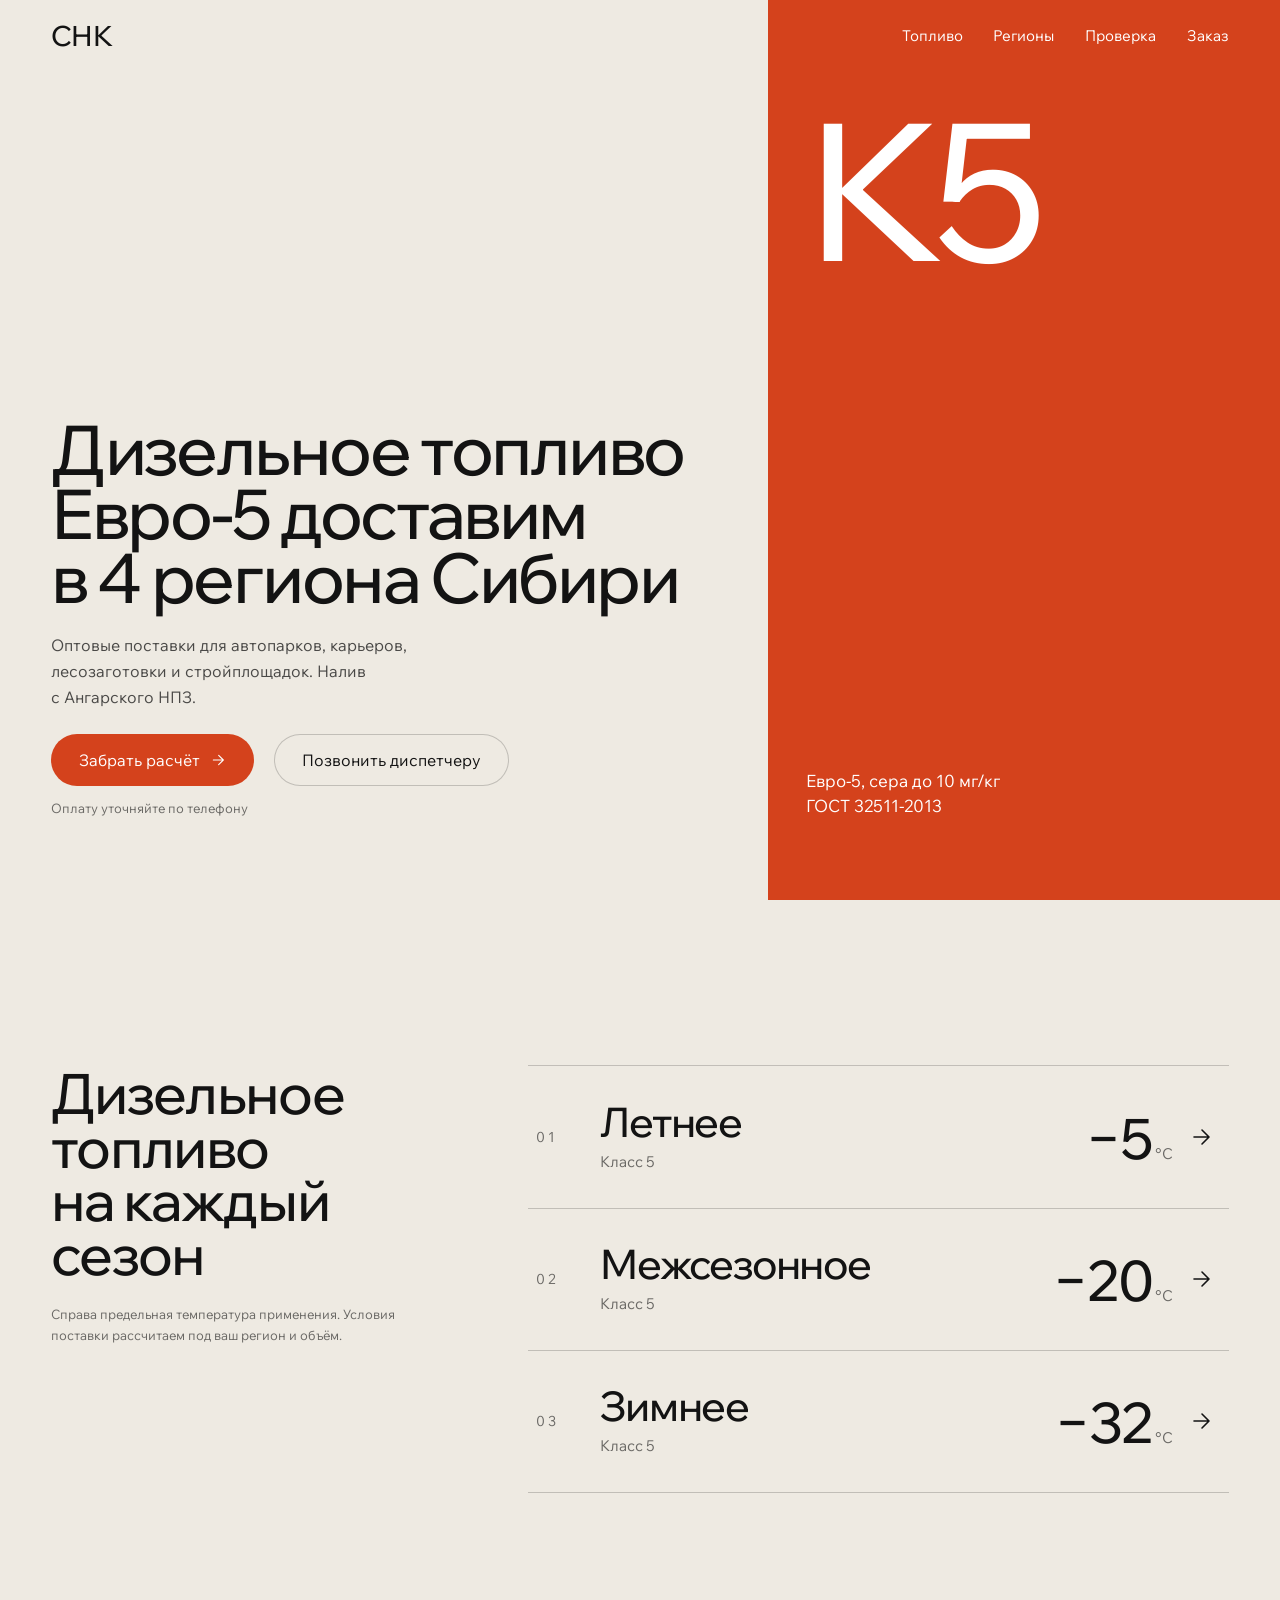
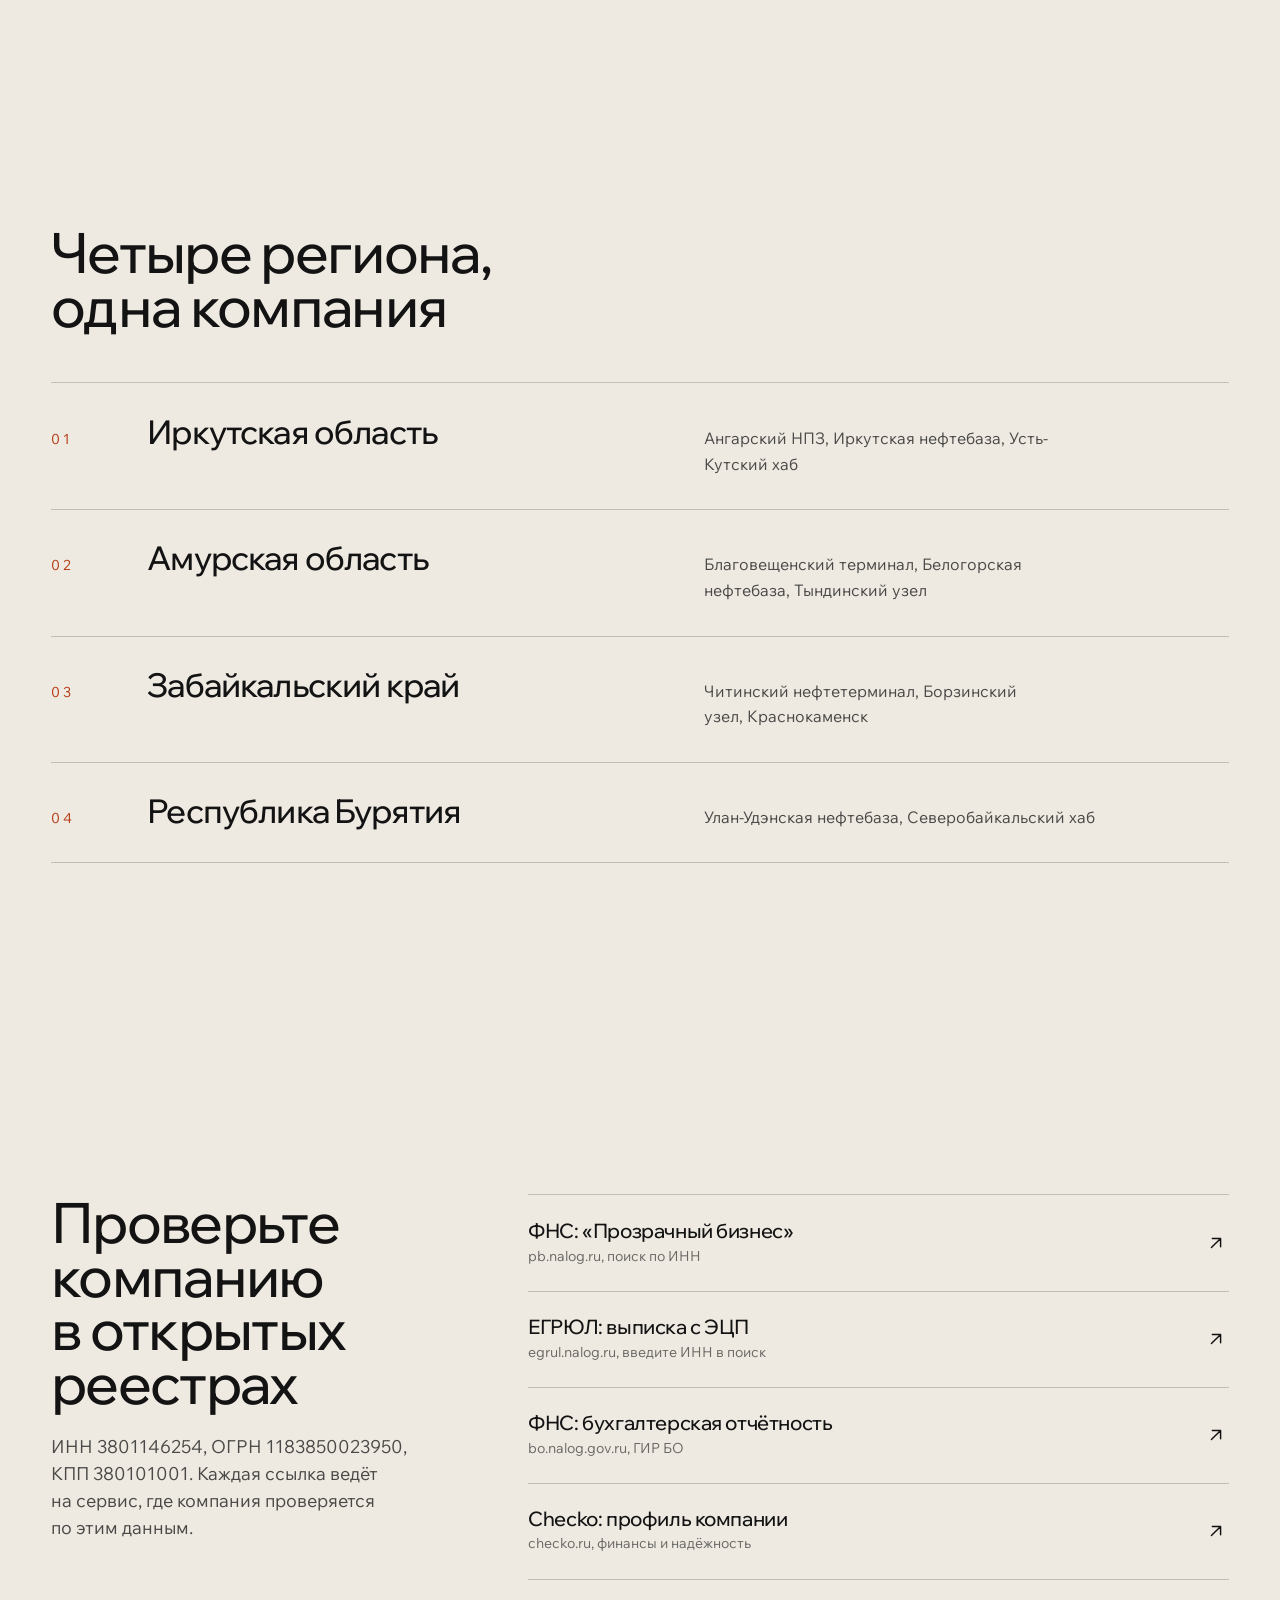
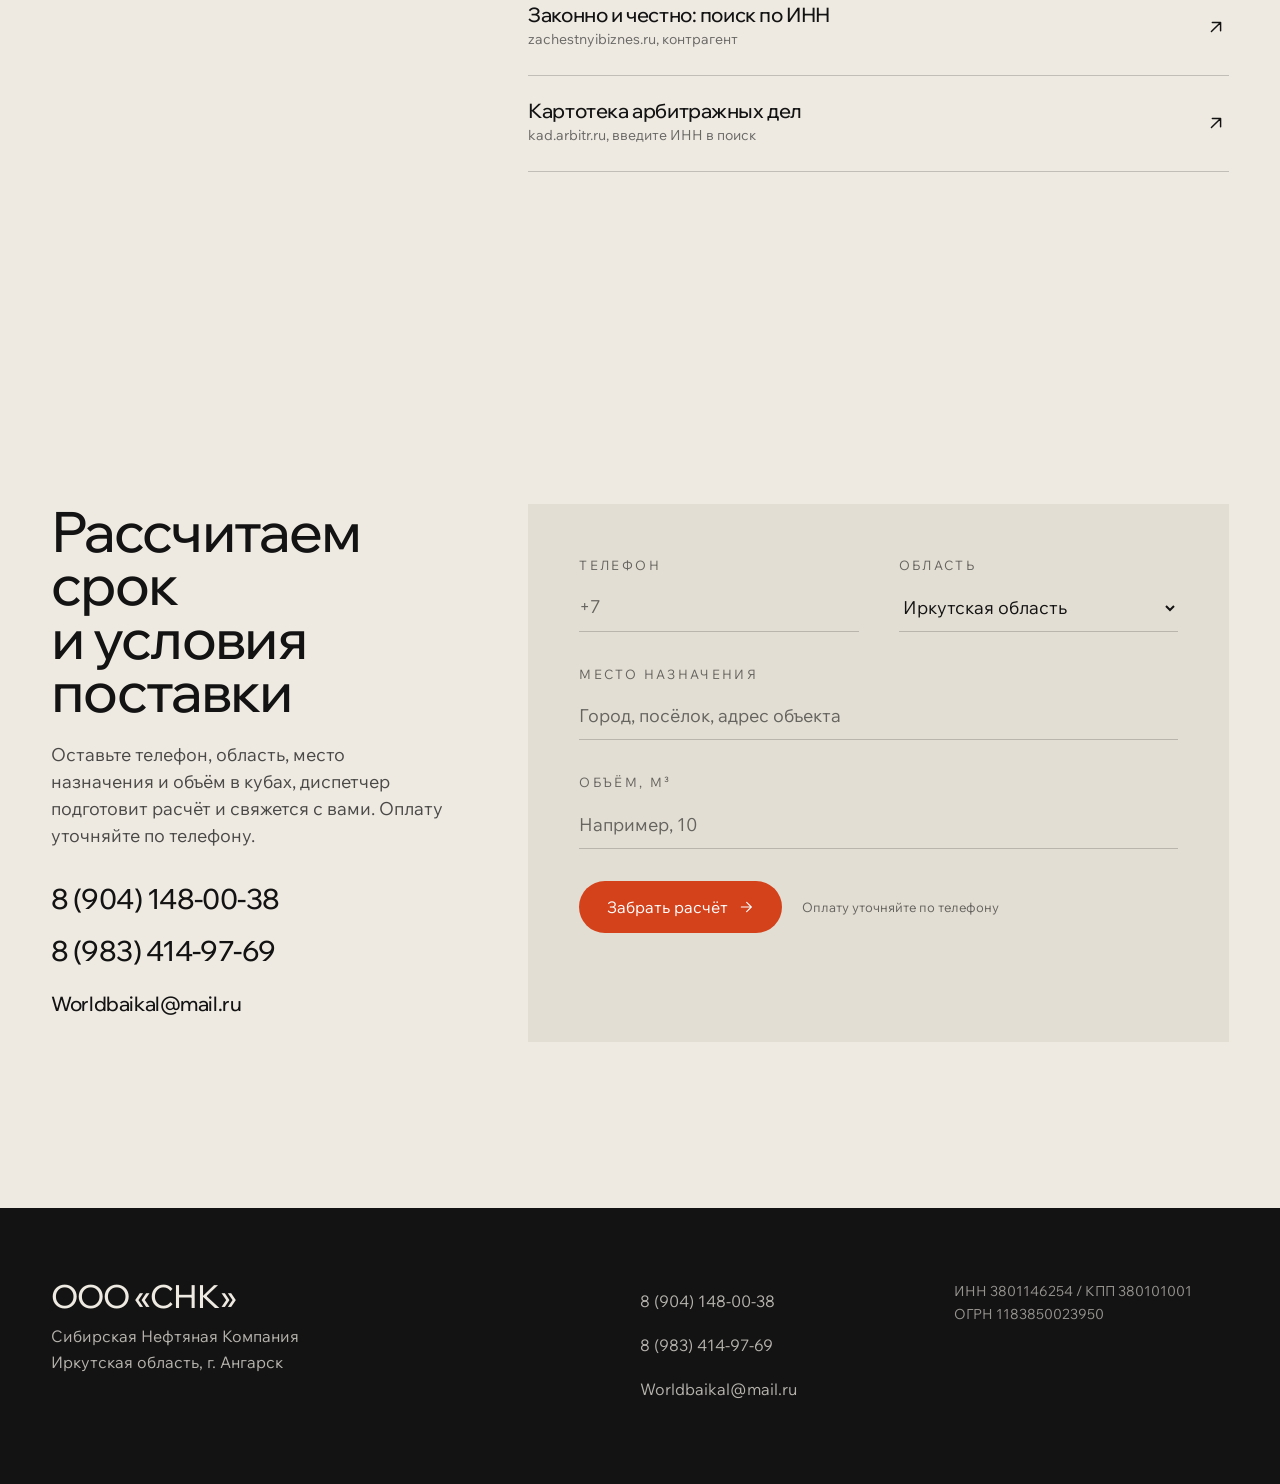
<file: mockups/b-bumaga/index.html>
<!doctype html>
<html lang="ru">
<head>
  <meta charset="UTF-8">
  <meta name="viewport" content="width=device-width, initial-scale=1.0">
  <title>ООО «СНК» | Дизельное топливо Евро-5 в Сибири (макет Б)</title>
  <meta name="description" content="Оптовые поставки дизельного топлива Евро-5 в Иркутской, Амурской областях, Забайкальском крае и Бурятии.">
  <link rel="preconnect" href="https://fonts.googleapis.com">
  <link rel="preconnect" href="https://fonts.gstatic.com" crossorigin>
  <link href="https://fonts.googleapis.com/css2?family=Wix+Madefor+Display:wght@500&family=Wix+Madefor+Text:wght@400&display=swap" rel="stylesheet">
  <link rel="stylesheet" href="styles.css">
</head>
<body>

<header class="top" id="top">
  <a class="logo rise" style="--d:300ms" href="#hero" aria-label="ООО «СНК», на главную">СНК</a>
  <nav class="nav rise" style="--d:420ms" aria-label="Основная навигация">
    <a href="#fuel">Топливо</a>
    <a href="#regions">Регионы</a>
    <a href="#verify">Проверка</a>
    <a href="#order">Заказ</a>
  </nav>
</header>

<main>
  <!-- HERO: схема C, 60/40, фото на всю высоту вплотную к краю окна -->
  <section class="hero" id="hero">
    <div class="hero__text">
      <h1 class="rise" style="--d:900ms">Дизельное топливо<br>Евро&#8209;5 доставим<br>в&nbsp;4 региона Сибири</h1>
      <p class="hero__sub rise" style="--d:1040ms">Оптовые поставки для автопарков, карьеров, лесозаготовки и&nbsp;стройплощадок. Налив с&nbsp;Ангарского НПЗ.</p>
      <div class="hero__cta rise" style="--d:1200ms">
        <a class="btn btn--solid" href="#order"><span class="btn__fill"></span><span class="btn__label">Забрать расчёт<svg viewBox="0 0 24 24" aria-hidden="true"><path d="M5 12h14M13 5l7 7-7 7"/></svg></span></a>
        <a class="btn btn--line" href="tel:89041480038"><span class="btn__fill"></span><span class="btn__label">Позвонить диспетчеру</span></a>
        <span class="note">Оплату уточняйте по&nbsp;телефону</span>
      </div>
    </div>
    <div class="hero__panel">
      <p class="panel__big">К5</p>
      <p class="panel__txt">Евро&#8209;5, сера до&nbsp;10&nbsp;мг/кг<br>ГОСТ&nbsp;32511-2013</p>
    </div>
  </section>

  <section class="sec fuel" id="fuel">
    <div class="side">
      <h2 class="rise">Дизельное топливо<br>на каждый сезон</h2>
      <p class="fine rise" style="--d:100ms">Справа предельная температура применения. Условия поставки рассчитаем под ваш регион и&nbsp;объём.</p>
    </div>
    <ul class="rows">
      <li class="row rise">
        <a href="#order">
          <span class="row__n">01</span>
          <span class="row__name">Летнее<small>Класс&nbsp;5</small></span>
          <span class="row__p">−5<i>&nbsp;°C</i></span>
          <svg class="row__a" viewBox="0 0 24 24" aria-hidden="true"><path d="M5 12h14M13 5l7 7-7 7"/></svg>
        </a>
      </li>
      <li class="row rise" style="--d:100ms">
        <a href="#order">
          <span class="row__n">02</span>
          <span class="row__name">Межсезонное<small>Класс&nbsp;5</small></span>
          <span class="row__p">−20<i>&nbsp;°C</i></span>
          <svg class="row__a" viewBox="0 0 24 24" aria-hidden="true"><path d="M5 12h14M13 5l7 7-7 7"/></svg>
        </a>
      </li>
      <li class="row rise" style="--d:200ms">
        <a href="#order">
          <span class="row__n">03</span>
          <span class="row__name">Зимнее<small>Класс&nbsp;5</small></span>
          <span class="row__p">−32<i>&nbsp;°C</i></span>
          <svg class="row__a" viewBox="0 0 24 24" aria-hidden="true"><path d="M5 12h14M13 5l7 7-7 7"/></svg>
        </a>
      </li>
    </ul>
  </section>

  <section class="sec regions" id="regions">
    <h2 class="rise">Четыре региона,<br>одна компания</h2>
    <ol class="reg">
      <li class="rise"><span class="reg__n">01</span><h3>Иркутская область</h3><p>Ангарский НПЗ, Иркутская нефтебаза, Усть-Кутский хаб</p></li>
      <li class="rise"><span class="reg__n">02</span><h3>Амурская область</h3><p>Благовещенский терминал, Белогорская нефтебаза, Тындинский узел</p></li>
      <li class="rise"><span class="reg__n">03</span><h3>Забайкальский край</h3><p>Читинский нефтетерминал, Борзинский узел, Краснокаменск</p></li>
      <li class="rise"><span class="reg__n">04</span><h3>Республика Бурятия</h3><p>Улан-Удэнская нефтебаза, Северобайкальский хаб</p></li>
    </ol>
  </section>

  <section class="sec verify" id="verify">
    <div class="side">
      <h2 class="rise">Проверьте компанию<br>в&nbsp;открытых реестрах</h2>
      <p class="lead rise" style="--d:100ms">ИНН&nbsp;3801146254, ОГРН&nbsp;1183850023950, КПП&nbsp;380101001. Каждая ссылка ведёт на&nbsp;сервис, где компания проверяется по&nbsp;этим данным.</p>
    </div>
    <ul class="links">
      <li class="rise"><a href="https://pb.nalog.ru/search.html?mode=quick&amp;query=3801146254" target="_blank" rel="noopener noreferrer"><span>ФНС: «Прозрачный бизнес»</span><small>pb.nalog.ru, поиск по&nbsp;ИНН</small><svg viewBox="0 0 24 24" aria-hidden="true"><path d="M7 17 17 7M8 7h9v9"/></svg></a></li>
      <li class="rise"><a href="https://egrul.nalog.ru/index.html" target="_blank" rel="noopener noreferrer"><span>ЕГРЮЛ: выписка с&nbsp;ЭЦП</span><small>egrul.nalog.ru, введите ИНН в&nbsp;поиск</small><svg viewBox="0 0 24 24" aria-hidden="true"><path d="M7 17 17 7M8 7h9v9"/></svg></a></li>
      <li class="rise"><a href="https://bo.nalog.gov.ru/search?query=3801146254" target="_blank" rel="noopener noreferrer"><span>ФНС: бухгалтерская отчётность</span><small>bo.nalog.gov.ru, ГИР БО</small><svg viewBox="0 0 24 24" aria-hidden="true"><path d="M7 17 17 7M8 7h9v9"/></svg></a></li>
      <li class="rise"><a href="https://checko.ru/company/snk-1183850023950" target="_blank" rel="noopener noreferrer"><span>Checko: профиль компании</span><small>checko.ru, финансы и&nbsp;надёжность</small><svg viewBox="0 0 24 24" aria-hidden="true"><path d="M7 17 17 7M8 7h9v9"/></svg></a></li>
      <li class="rise"><a href="https://zachestnyibiznes.ru/search?query=3801146254" target="_blank" rel="noopener noreferrer"><span>Законно и&nbsp;честно: поиск по&nbsp;ИНН</span><small>zachestnyibiznes.ru, контрагент</small><svg viewBox="0 0 24 24" aria-hidden="true"><path d="M7 17 17 7M8 7h9v9"/></svg></a></li>
      <li class="rise"><a href="https://kad.arbitr.ru/" target="_blank" rel="noopener noreferrer"><span>Картотека арбитражных дел</span><small>kad.arbitr.ru, введите ИНН в&nbsp;поиск</small><svg viewBox="0 0 24 24" aria-hidden="true"><path d="M7 17 17 7M8 7h9v9"/></svg></a></li>
    </ul>
  </section>

  <section class="sec order" id="order">
    <div class="side">
      <h2 class="rise">Рассчитаем срок<br>и&nbsp;условия поставки</h2>
      <p class="lead rise" style="--d:100ms">Оставьте телефон, область, место назначения и&nbsp;объём в&nbsp;кубах, диспетчер подготовит расчёт и&nbsp;свяжется с&nbsp;вами. Оплату уточняйте по&nbsp;телефону.</p>
      <p class="phones rise" style="--d:200ms"><a href="tel:89041480038">8 (904) 148-00-38</a><a href="tel:89834149769">8 (983) 414-97-69</a><a href="mailto:Worldbaikal@mail.ru">Worldbaikal@mail.ru</a></p>
    </div>
    <form class="form rise" style="--d:100ms" id="orderForm" novalidate>
      <label>Телефон<input name="phone" type="tel" autocomplete="tel" placeholder="+7" required></label>
      <label>Область
        <select name="region">
          <option>Иркутская область</option>
          <option>Амурская область</option>
          <option>Забайкальский край</option>
          <option>Республика Бурятия</option>
        </select>
      </label>
      <label class="wide">Место назначения<input name="destination" type="text" autocomplete="off" placeholder="Город, посёлок, адрес объекта"></label>
      <label class="wide">Объём, м³<input name="volume" type="number" inputmode="decimal" min="1" step="0.5" placeholder="Например, 10"></label>
      <div class="form__cta wide">
        <button class="btn btn--solid" type="submit"><span class="btn__fill"></span><span class="btn__label">Забрать расчёт<svg viewBox="0 0 24 24" aria-hidden="true"><path d="M5 12h14M13 5l7 7-7 7"/></svg></span></button>
        <span class="note">Оплату уточняйте по&nbsp;телефону</span>
      </div>
      <p class="status wide" id="formStatus" role="status" aria-live="polite"></p>
    </form>
  </section>
</main>

<footer class="foot">
  <div>
    <p class="foot__brand">ООО&nbsp;«СНК»</p>
    <p>Сибирская Нефтяная Компания<br>Иркутская область, г.&nbsp;Ангарск</p>
  </div>
  <div>
    <p><a href="tel:89041480038">8 (904) 148-00-38</a></p>
    <p><a href="tel:89834149769">8 (983) 414-97-69</a></p>
    <p><a href="mailto:Worldbaikal@mail.ru">Worldbaikal@mail.ru</a></p>
  </div>
  <div class="foot__req">
    <p>ИНН&nbsp;3801146254 / КПП&nbsp;380101001</p>
    <p>ОГРН&nbsp;1183850023950</p>
  </div>
</footer>

<script src="script.js"></script>
</body>
</html>
</file>
<file: mockups/b-bumaga/styles.css>
/* ТОКЕНЫ (AI-RULES §0)
   Шрифты:   Wix Madefor Display 500 (display) + Wix Madefor Text 400 (body)
   Цвета:    фон #EEEAE2, текст #131313, акцент сигнальный #D4421C
   Easing:   cubic-bezier(.22, 1, .36, 1)
   Радиус:   999px (кнопки) или 0
   Фирменное взаимодействие: раскрытие фото героя через clip-path
*/
:root {
  --bg: #EEEAE2;
  --surface: #E3DED3;
  --ink: #131313;
  --ink-2: rgb(19 19 19 / .75);
  --ink-3: rgb(19 19 19 / .6);
  --line: rgb(19 19 19 / .2);
  --accent: #D4421C;
  --accent-ink: #B5360F;
  --ease: cubic-bezier(.22, 1, .36, 1);
  --pad: clamp(20px, 4vw, 64px);
  --display: 'Wix Madefor Display', system-ui, sans-serif;
  --body: 'Wix Madefor Text', system-ui, sans-serif;
}

*, *::before, *::after { box-sizing: border-box; margin: 0; }
html { scroll-behavior: smooth; scroll-padding-top: 72px; }
body {
  background: var(--bg); color: var(--ink);
  font: 400 clamp(16px, 1.1vw, 18px)/1.6 var(--body);
  -webkit-font-smoothing: antialiased;
}
a { color: inherit; text-decoration: none; }
ul, ol { list-style: none; padding: 0; }
svg { width: 1em; height: 1em; fill: none; stroke: currentColor; stroke-width: 1.6; stroke-linecap: round; stroke-linejoin: round; flex: none; }
:focus-visible { outline: 2px solid var(--accent); outline-offset: 3px; }

h1, h2, h3 { font-family: var(--display); font-weight: 500; text-wrap: balance; hyphens: none; }
h1 { font-size: clamp(2.6rem, 5.4vw, 6.5rem); line-height: .93; letter-spacing: -.035em; }
h2 { font-size: clamp(2rem, 4.4vw, 4.5rem); line-height: .95; letter-spacing: -.03em; }
h3 { font-size: clamp(1.5rem, 2.6vw, 2.6rem); line-height: 1.02; letter-spacing: -.025em; }
p { max-width: 56ch; text-wrap: pretty; }
.lead { font-size: clamp(18px, 1.4vw, 21px); line-height: 1.5; color: var(--ink-2); max-width: 44ch; }
.note, .fine { font-size: 13px; color: var(--ink-3); }

/* ---------- stagger + blur ---------- */
.rise { opacity: 0; transform: translateY(28px); filter: blur(14px); }
.rise.is-in {
  opacity: 1; transform: none; filter: blur(0);
  transition: opacity 900ms var(--ease) var(--d, 0ms), transform 900ms var(--ease) var(--d, 0ms), filter 900ms var(--ease) var(--d, 0ms);
}

/* ---------- шапка ---------- */
.top {
  position: fixed; inset: 0 0 auto 0; z-index: 20; height: 72px;
  display: flex; align-items: center; justify-content: space-between;
  padding: 0 var(--pad);
  transition: background 400ms var(--ease);
}
.top.is-solid { background: rgb(238 234 226 / .85); backdrop-filter: blur(12px); -webkit-backdrop-filter: blur(12px); box-shadow: 0 1px 0 var(--line); }
.logo { font: 500 28px/1 var(--display); letter-spacing: -.03em; min-height: 44px; display: inline-flex; align-items: center; }
.nav { display: flex; gap: clamp(16px, 2.4vw, 40px); font-size: 15px; }
.nav a { min-height: 44px; display: inline-flex; align-items: center; color: var(--ink-2); transition: color 320ms var(--ease); }
.nav a:hover { color: var(--accent-ink); }
@media (min-width: 861px) {
  .top:not(.is-solid) .nav a { color: #fff; }
  .top:not(.is-solid) .nav a:hover { color: var(--ink); }
}
@media (max-width: 760px) { .nav a:not(:last-child) { display: none; } }

/* ---------- кнопки ---------- */
.btn {
  position: relative; overflow: hidden; isolation: isolate;
  display: inline-flex; align-items: center; justify-content: center;
  min-height: 52px; padding: 0 28px; border-radius: 999px;
  font: 400 16px/1 var(--body); white-space: nowrap; cursor: pointer; border: 0;
  transition: transform 320ms var(--ease);
}
.btn:active { transform: scale(.98); }
.btn__fill { position: absolute; inset: 0; z-index: -1; transform: scaleX(0); transform-origin: left; transition: transform 500ms var(--ease); }
.btn:hover .btn__fill { transform: scaleX(1); }
.btn__label { display: inline-flex; align-items: center; gap: 10px; transition: color 320ms var(--ease); }
.btn__label svg { transition: transform 520ms var(--ease); }
.btn:hover .btn__label svg { transform: translateX(5px); }

.btn--solid { background: var(--accent); color: #fff; }
.btn--solid .btn__fill { background: var(--ink); }
.btn--line { background: transparent; color: var(--ink); box-shadow: inset 0 0 0 1px var(--line); }
.btn--line .btn__fill { background: var(--ink); }
.btn--line:hover .btn__label { color: var(--bg); }

/* ---------- HERO, схема C ---------- */
.hero { display: grid; grid-template-columns: 60fr 40fr; min-height: 100svh; }
.hero__text {
  display: flex; flex-direction: column; justify-content: flex-end; align-items: flex-start;
  gap: 24px; padding: 112px var(--pad) clamp(40px, 9vh, 96px);
}
.hero__sub { max-width: 40ch; color: var(--ink-2); }
.hero__cta { display: flex; flex-wrap: wrap; align-items: center; gap: 12px 20px; }
.hero__panel {
  display: flex; flex-direction: column; justify-content: space-between; gap: 32px;
  background: var(--accent); color: #fff;
  padding: 112px var(--pad) clamp(40px, 9vh, 96px) clamp(24px, 3vw, 48px);
  clip-path: inset(0 0 100% 0); animation: reveal 1400ms var(--ease) 200ms forwards;
}
.panel__big { font: 500 clamp(7rem, 15vw, 15rem)/.8 var(--display); letter-spacing: -.06em; }
.panel__txt { font-size: clamp(16px, 1.3vw, 20px); line-height: 1.5; }
@keyframes reveal { to { clip-path: inset(0); } }
@media (max-width: 860px) {
  .hero { grid-template-columns: 1fr; min-height: 0; }
  .hero__panel { order: -1; padding-top: 104px; padding-bottom: 32px; }
  .panel__big { font-size: clamp(6rem, 28vw, 10rem); }
  .hero__text { padding-top: 40px; }
}

/* ---------- секции ---------- */
.sec { padding: clamp(96px, 13vw, 190px) var(--pad); display: grid; gap: clamp(32px, 4vw, 64px); }
.fuel, .verify, .order { grid-template-columns: 4fr 7fr; gap: clamp(32px, 6vw, 112px); align-items: start; }
.side { display: grid; gap: 24px; position: sticky; top: 104px; }
@media (max-width: 1000px) { .fuel, .verify, .order { grid-template-columns: 1fr; } .side { position: static; } }

/* топливо: крупные значения температуры */
.rows { box-shadow: 0 -1px 0 var(--line); }
.row { box-shadow: 0 1px 0 var(--line); }
.row a {
  position: relative; isolation: isolate; overflow: hidden;
  display: grid; grid-template-columns: 48px 1fr auto 32px; align-items: center; gap: 16px;
  padding: 36px 8px; min-height: 104px;
}
.row a::before { content: ""; position: absolute; inset: 0; z-index: -1; background: var(--surface); transform: scaleX(0); transform-origin: left; transition: transform 500ms var(--ease); }
.row a:hover::before, .row a:focus-visible::before { transform: scaleX(1); }
.row__n { font-size: 14px; letter-spacing: .18em; color: var(--ink-3); }
.row__name { font: 500 clamp(1.6rem, 3.2vw, 3rem)/1 var(--display); letter-spacing: -.03em; }
.row__name small { display: block; font: 400 15px/1.4 var(--body); letter-spacing: 0; color: var(--ink-3); margin-top: 8px; }
.row__p { font: 500 clamp(2rem, 4.4vw, 4.2rem)/.95 var(--display); letter-spacing: -.035em; white-space: nowrap; transition: color 320ms var(--ease); }
.row__p i { font: 400 15px/1 var(--body); font-style: normal; letter-spacing: 0; color: var(--ink-3); }
.row__a { width: 24px; height: 24px; transition: transform 520ms var(--ease), color 320ms var(--ease); }
.row a:hover .row__p { color: var(--accent-ink); }
.row a:hover .row__a { transform: translateX(6px); color: var(--accent-ink); }
@media (max-width: 600px) { .row a { grid-template-columns: 32px 1fr auto; } .row__a { display: none; } }

/* регионы: типографический список */
.reg { box-shadow: 0 -1px 0 var(--line); }
.reg li {
  display: grid; grid-template-columns: 64px 1fr 1fr; align-items: baseline; gap: 16px 32px;
  padding: 32px 0; box-shadow: 0 1px 0 var(--line);
  transition: padding-left 620ms var(--ease);
}
.reg li:hover { padding-left: 16px; }
.reg__n { font-size: 14px; letter-spacing: .18em; color: var(--accent-ink); }
.reg p { color: var(--ink-2); max-width: 40ch; }
@media (max-width: 760px) { .reg li { grid-template-columns: 40px 1fr; } .reg p { grid-column: 2; } }

/* проверка */
.links { box-shadow: 0 -1px 0 var(--line); }
.links li { box-shadow: 0 1px 0 var(--line); }
.links a { display: grid; grid-template-columns: 1fr 24px; align-items: center; gap: 2px 16px; padding: 24px 0; min-height: 88px; }
.links span { font: 500 clamp(1.15rem, 1.6vw, 1.5rem)/1.15 var(--display); letter-spacing: -.02em; transition: color 320ms var(--ease); }
.links small { grid-column: 1; color: var(--ink-3); font-size: 14px; }
.links svg { grid-column: 2; grid-row: 1 / span 2; width: 22px; height: 22px; transition: transform 520ms var(--ease), color 320ms var(--ease); }
.links a:hover span { color: var(--accent-ink); }
.links a:hover svg { transform: translate(4px, -4px); color: var(--accent-ink); }

/* заказ */
.phones { display: grid; gap: 0; }
.phones a { font: 500 clamp(1.4rem, 2.2vw, 2rem)/1 var(--display); letter-spacing: -.02em; min-height: 52px; display: inline-flex; align-items: center; transition: color 320ms var(--ease); }
.phones a[href^="mailto"] { font-size: clamp(1.1rem, 1.6vw, 1.4rem); }
.phones a:hover { color: var(--accent-ink); }
.form { display: grid; grid-template-columns: repeat(2, 1fr); gap: 32px 40px; background: var(--surface); padding: clamp(24px, 4vw, 56px); }
.form label { display: grid; gap: 8px; font-size: 13px; letter-spacing: .18em; text-transform: uppercase; color: var(--ink-3); }
.form .wide { grid-column: 1 / -1; }
.form input, .form select {
  font: 400 18px/1.4 var(--body); letter-spacing: 0; text-transform: none; color: var(--ink);
  background: transparent; border: 0; border-bottom: 1px solid var(--line); border-radius: 0;
  padding: 10px 0; min-height: 48px; transition: border-color 320ms var(--ease);
}
.form input:hover, .form select:hover { border-color: var(--ink-3); }
.form input:focus-visible, .form select:focus-visible { outline: 0; border-color: var(--accent); box-shadow: 0 1px 0 var(--accent); }
.form input::placeholder { color: var(--ink-3); }
.form__cta { display: flex; flex-wrap: wrap; align-items: center; gap: 12px 20px; }
.status { color: var(--accent-ink); min-height: 1.6em; }
@media (max-width: 680px) { .form { grid-template-columns: 1fr; } }

/* подвал: тёмный блок, тот же акцент */
.foot { background: var(--ink); color: rgb(238 234 226 / .75); padding: 72px var(--pad); display: grid; grid-template-columns: 2fr 1fr 1fr; gap: 40px; }
.foot__brand { font: 500 32px/1 var(--display); letter-spacing: -.03em; color: var(--bg); margin-bottom: 12px; }
.foot a { display: inline-flex; align-items: center; min-height: 44px; transition: color 320ms var(--ease); }
.foot a:hover { color: var(--accent); }
.foot__req { color: rgb(238 234 226 / .6); font-size: 14px; }
@media (max-width: 760px) { .foot { grid-template-columns: 1fr; } }

@media (prefers-reduced-motion: reduce) {
  html { scroll-behavior: auto; }
  .rise, .rise.is-in { opacity: 1; transform: none; filter: none; transition: none; }
  .hero__panel { clip-path: none; animation: none; }
  .btn__fill, .row a::before, .btn__label svg, .row__a, .links svg, .reg li { transition: none; }
}
</file>
